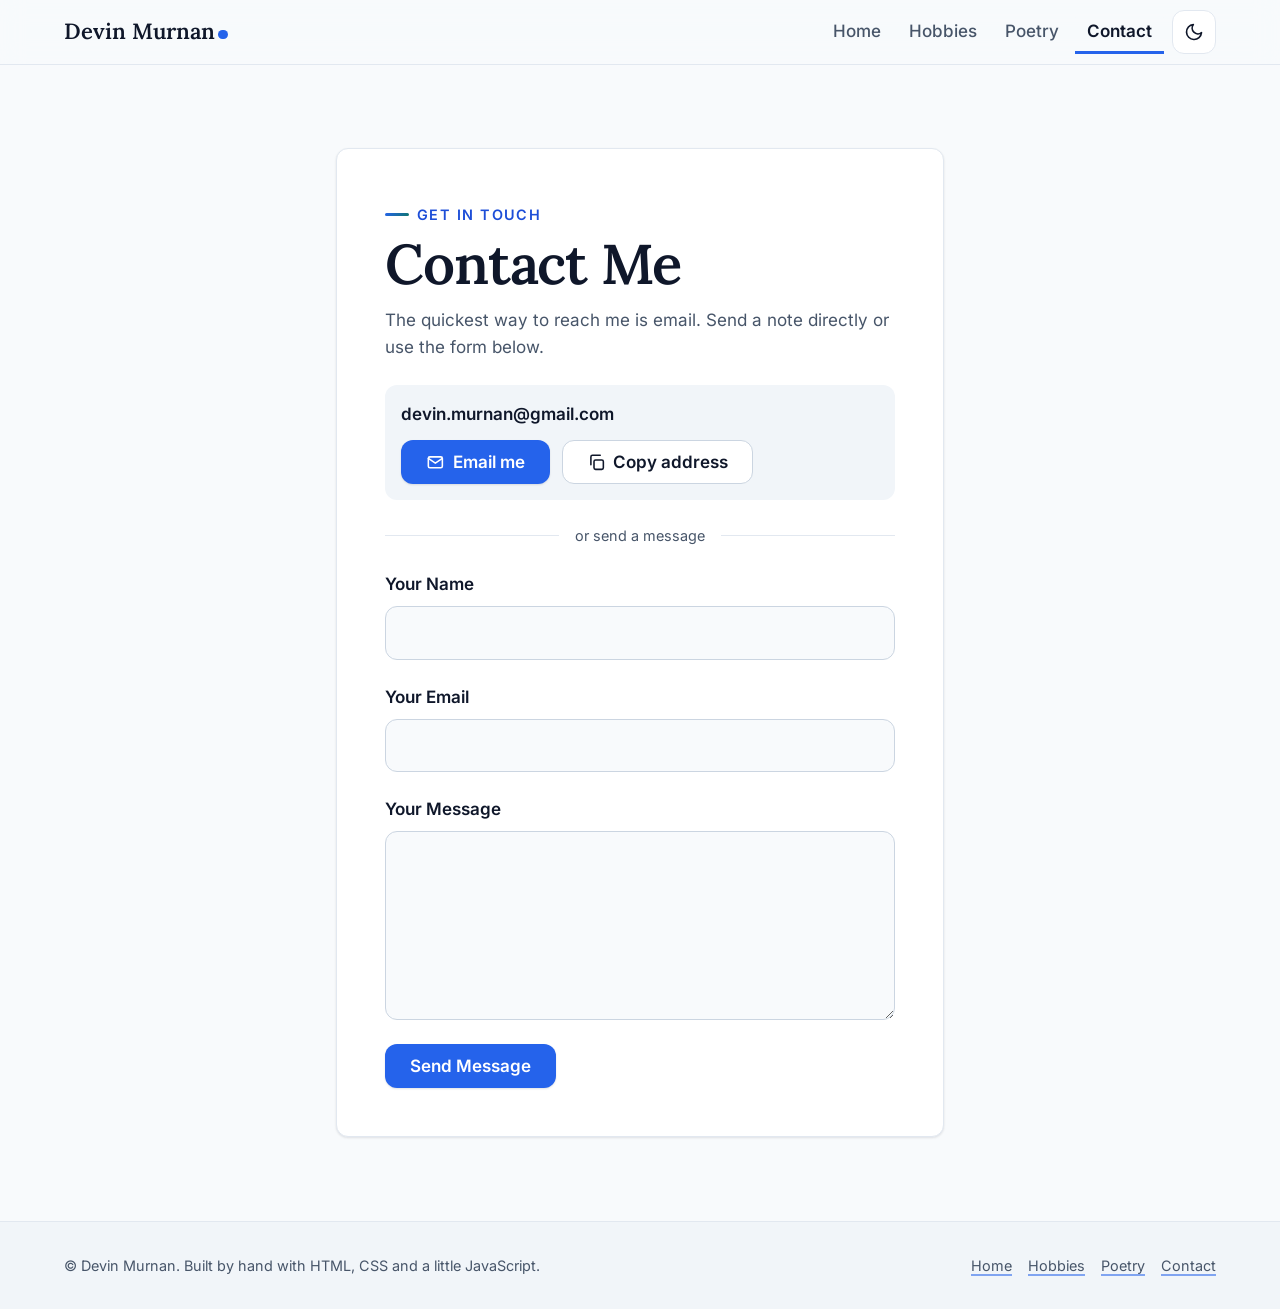
<file: contact.html>
<!DOCTYPE html>
<html lang="en" dir="ltr">

<head>
  <meta charset="utf-8">
  <meta name="viewport" content="width=device-width, initial-scale=1">
  <title>Contact | Devin Murnan</title>
  <meta name="description" content="Get in touch with Devin Murnan by email or through the contact form.">
  <meta name="theme-color" content="#f8fafc">
  <meta property="og:type" content="website">
  <meta property="og:title" content="Contact | Devin Murnan">
  <meta property="og:description" content="Get in touch with Devin Murnan.">
  <meta property="og:image" content="images/Picture1.jpg">
  <meta property="og:image:alt" content="Portrait of Devin Murnan">
  <script src="js/theme.js"></script>
  <link rel="preload" href="fonts/inter-latin-wght-normal.woff2" as="font" type="font/woff2" crossorigin>
  <link rel="preload" href="fonts/lora-latin-wght-normal.woff2" as="font" type="font/woff2" crossorigin>
  <link rel="stylesheet" href="css/styles.css">
  <link rel="icon" href="favicon.ico">
  <script src="js/main.js" defer></script>
</head>

<body>
  <a class="skip-link" href="#main">Skip to main content</a>

  <header class="site-header">
    <div class="container site-header__inner">
      <a class="brand" href="index.html">Devin Murnan<span class="brand__dot" aria-hidden="true"></span></a>
      <div class="header-actions">
        <nav id="site-nav" class="site-nav" aria-label="Main">
          <ul>
            <li><a href="index.html">Home</a></li>
            <li><a href="hobbies.html">Hobbies</a></li>
            <li><a href="poetry.html">Poetry</a></li>
            <li><a href="contact.html" aria-current="page">Contact</a></li>
          </ul>
        </nav>
        <button class="icon-button theme-toggle" type="button" data-theme-toggle aria-pressed="false" aria-label="Switch to dark theme">
          <svg class="icon-moon" viewBox="0 0 24 24" fill="none" stroke="currentColor" stroke-width="2" stroke-linecap="round" stroke-linejoin="round" aria-hidden="true" focusable="false"><path d="M21 12.8A9 9 0 1 1 11.2 3a7 7 0 0 0 9.8 9.8z"/></svg>
          <svg class="icon-sun" viewBox="0 0 24 24" fill="none" stroke="currentColor" stroke-width="2" stroke-linecap="round" stroke-linejoin="round" aria-hidden="true" focusable="false"><circle cx="12" cy="12" r="4"/><path d="M12 2v2M12 20v2M4.9 4.9l1.4 1.4M17.7 17.7l1.4 1.4M2 12h2M20 12h2M4.9 19.1l1.4-1.4M17.7 6.3l1.4-1.4"/></svg>
        </button>
        <button class="icon-button menu-toggle" type="button" data-menu-toggle aria-controls="site-nav" aria-expanded="false" aria-label="Open menu">
          <svg viewBox="0 0 24 24" fill="none" stroke="currentColor" stroke-width="2" stroke-linecap="round" aria-hidden="true" focusable="false"><path d="M4 7h16M4 12h16M4 17h16"/></svg>
        </button>
      </div>
    </div>
  </header>

  <main id="main" tabindex="-1">
    <section class="section" aria-labelledby="page-title">
      <div class="container">
        <article class="card contact-card">
          <header>
            <p class="eyebrow">Get in touch</p>
            <h1 id="page-title">Contact Me</h1>
            <p class="muted">The quickest way to reach me is email. Send a note directly or use the form below.</p>
          </header>

          <div class="contact-email">
            <p class="contact-email__address"><span class="visually-hidden">Email: </span>devin.murnan@gmail.com</p>
            <div class="button-row">
              <a class="button button--primary" href="mailto:devin.murnan@gmail.com">
                <svg viewBox="0 0 24 24" fill="none" stroke="currentColor" stroke-width="2" stroke-linecap="round" stroke-linejoin="round" aria-hidden="true" focusable="false"><rect x="3" y="5" width="18" height="14" rx="2"/><path d="m3 7 9 6 9-6"/></svg>
                Email me
              </a>
              <button class="button button--secondary" type="button" data-copy="devin.murnan@gmail.com" aria-describedby="copy-status" hidden>
                <svg viewBox="0 0 24 24" fill="none" stroke="currentColor" stroke-width="2" stroke-linecap="round" stroke-linejoin="round" aria-hidden="true" focusable="false"><rect x="9" y="9" width="12" height="12" rx="2"/><path d="M5 15V5a2 2 0 0 1 2-2h10"/></svg>
                <span data-copy-label>Copy address</span>
              </button>
            </div>
            <p id="copy-status" class="copy-status" role="status" aria-live="polite"></p>
          </div>

          <p class="divider">or send a message</p>

          <form class="form contact-form" enctype="text/plain" action="mailto:devin.murnan@gmail.com" method="post">
            <div class="field">
              <label for="your-name">Your Name</label>
              <input class="input" type="text" id="your-name" name="YourName" autocomplete="name" required aria-describedby="your-name-error">
              <p class="field__error" id="your-name-error">Please enter your name.</p>
            </div>
            <div class="field">
              <label for="your-email">Your Email</label>
              <input class="input" type="email" id="your-email" name="YourEmail" autocomplete="email" required aria-describedby="your-email-error">
              <p class="field__error" id="your-email-error">Please enter a valid email address, like name@example.com.</p>
            </div>
            <div class="field">
              <label for="your-message">Your Message</label>
              <textarea class="input" id="your-message" name="YourMessage" rows="6" required aria-describedby="your-message-error"></textarea>
              <p class="field__error" id="your-message-error">Please write a message.</p>
            </div>
            <button class="button button--primary" type="submit" name="Submit" value="Send Message">Send Message</button>
          </form>
        </article>
      </div>
    </section>
  </main>

  <footer class="site-footer">
    <div class="container site-footer__inner">
      <p>© Devin Murnan. Built by hand with HTML, CSS and a little JavaScript.</p>
      <nav class="footer-nav" aria-label="Footer">
        <ul>
          <li><a href="index.html">Home</a></li>
          <li><a href="hobbies.html">Hobbies</a></li>
          <li><a href="poetry.html">Poetry</a></li>
          <li><a href="contact.html" aria-current="page">Contact</a></li>
        </ul>
      </nav>
    </div>
  </footer>
</body>

</html>
</file>
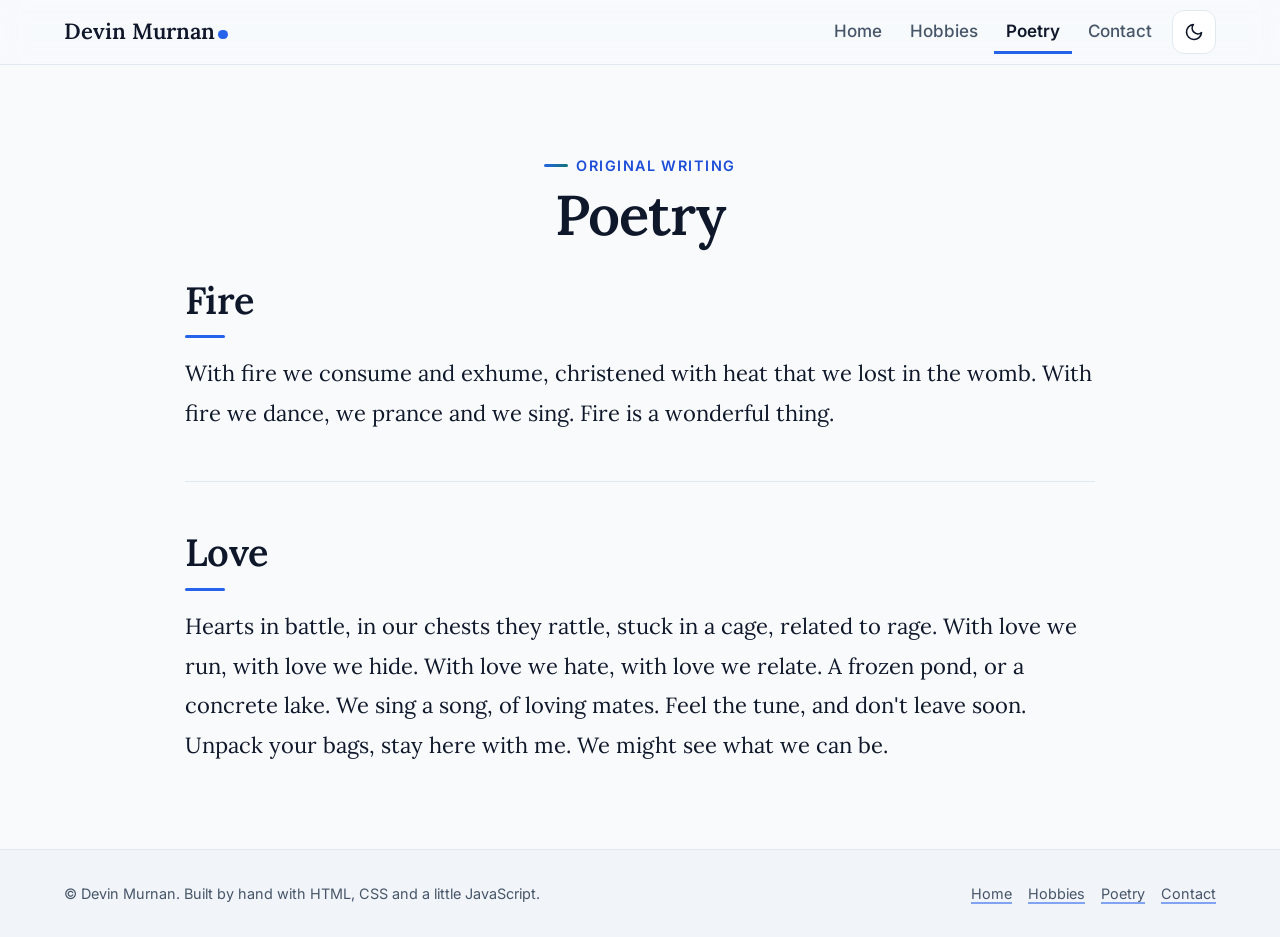
<file: poetry.html>
<!DOCTYPE html>
<html lang="en" dir="ltr">

<head>
  <meta charset="utf-8">
  <meta name="viewport" content="width=device-width, initial-scale=1">
  <title>Poetry | Devin Murnan</title>
  <meta name="description" content="Original poems by Devin Murnan: Fire and Love.">
  <meta name="theme-color" content="#f8fafc">
  <meta property="og:type" content="website">
  <meta property="og:title" content="Poetry | Devin Murnan">
  <meta property="og:description" content="A few original poems by Devin Murnan.">
  <meta property="og:image" content="images/Picture1.jpg">
  <meta property="og:image:alt" content="Portrait of Devin Murnan">
  <script src="js/theme.js"></script>
  <link rel="preload" href="fonts/inter-latin-wght-normal.woff2" as="font" type="font/woff2" crossorigin>
  <link rel="preload" href="fonts/lora-latin-wght-normal.woff2" as="font" type="font/woff2" crossorigin>
  <link rel="stylesheet" href="css/styles.css">
  <link rel="icon" href="favicon.ico">
  <script src="js/main.js" defer></script>
</head>

<body>
  <a class="skip-link" href="#main">Skip to main content</a>

  <header class="site-header">
    <div class="container site-header__inner">
      <a class="brand" href="index.html">Devin Murnan<span class="brand__dot" aria-hidden="true"></span></a>
      <div class="header-actions">
        <nav id="site-nav" class="site-nav" aria-label="Main">
          <ul>
            <li><a href="index.html">Home</a></li>
            <li><a href="hobbies.html">Hobbies</a></li>
            <li><a href="poetry.html" aria-current="page">Poetry</a></li>
            <li><a href="contact.html">Contact</a></li>
          </ul>
        </nav>
        <button class="icon-button theme-toggle" type="button" data-theme-toggle aria-pressed="false" aria-label="Switch to dark theme">
          <svg class="icon-moon" viewBox="0 0 24 24" fill="none" stroke="currentColor" stroke-width="2" stroke-linecap="round" stroke-linejoin="round" aria-hidden="true" focusable="false"><path d="M21 12.8A9 9 0 1 1 11.2 3a7 7 0 0 0 9.8 9.8z"/></svg>
          <svg class="icon-sun" viewBox="0 0 24 24" fill="none" stroke="currentColor" stroke-width="2" stroke-linecap="round" stroke-linejoin="round" aria-hidden="true" focusable="false"><circle cx="12" cy="12" r="4"/><path d="M12 2v2M12 20v2M4.9 4.9l1.4 1.4M17.7 17.7l1.4 1.4M2 12h2M20 12h2M4.9 19.1l1.4-1.4M17.7 6.3l1.4-1.4"/></svg>
        </button>
        <button class="icon-button menu-toggle" type="button" data-menu-toggle aria-controls="site-nav" aria-expanded="false" aria-label="Open menu">
          <svg viewBox="0 0 24 24" fill="none" stroke="currentColor" stroke-width="2" stroke-linecap="round" aria-hidden="true" focusable="false"><path d="M4 7h16M4 12h16M4 17h16"/></svg>
        </button>
      </div>
    </div>
  </header>

  <main id="main" tabindex="-1">
    <section class="section" aria-labelledby="page-title">
      <div class="container">
        <header class="section-header section-header--center">
          <p class="eyebrow">Original writing</p>
          <h1 id="page-title">Poetry</h1>
        </header>
        <div class="prose">
          <article class="poem reveal" aria-labelledby="poem-fire">
            <h2 id="poem-fire">Fire</h2>
            <p>With fire we consume and exhume, christened with heat that we lost in the womb. With fire we dance, we prance and we sing. Fire is a wonderful thing.</p>
          </article>
          <article class="poem reveal" aria-labelledby="poem-love">
            <h2 id="poem-love">Love</h2>
            <p>Hearts in battle, in our chests they rattle, stuck in a cage, related to rage. With love we run, with love we hide. With love we hate, with love we relate. A frozen pond, or a concrete lake. We sing a song, of loving mates. Feel the tune, and
              don't leave soon. Unpack your bags, stay here with me. We might see what we can be.</p>
          </article>
        </div>
      </div>
    </section>
  </main>

  <footer class="site-footer">
    <div class="container site-footer__inner">
      <p>© Devin Murnan. Built by hand with HTML, CSS and a little JavaScript.</p>
      <nav class="footer-nav" aria-label="Footer">
        <ul>
          <li><a href="index.html">Home</a></li>
          <li><a href="hobbies.html">Hobbies</a></li>
          <li><a href="poetry.html" aria-current="page">Poetry</a></li>
          <li><a href="contact.html">Contact</a></li>
        </ul>
      </nav>
    </div>
  </footer>
</body>

</html>
</file>
<file: css/styles.css>
/* ==========================================================================
   Devin Murnan: personal site styles (plain CSS, no build step)
   1 Fonts · 2 Tokens & themes · 3 Base · 4 Layout · 5 Header & nav
   6 Buttons & pills · 7 Cards · 8 Hero & summary · 9 Timeline, skills & tools · 10 Hobbies
   11 Poetry · 12 Contact & form · 13 Footer · 14 Motion
   ========================================================================== */

/* 1 Fonts: self-hosted, latin subset, variable weight -------------------- */
@font-face {
  font-family: "Inter";
  font-style: normal;
  font-weight: 100 900;
  font-display: swap;
  src: url("../fonts/inter-latin-wght-normal.woff2") format("woff2");
}
@font-face {
  font-family: "Lora";
  font-style: normal;
  font-weight: 400 700;
  font-display: swap;
  src: url("../fonts/lora-latin-wght-normal.woff2") format("woff2");
}
@font-face {
  font-family: "Lora";
  font-style: italic;
  font-weight: 400 700;
  font-display: swap;
  src: url("../fonts/lora-latin-wght-italic.woff2") format("woff2");
}

/* 2 Tokens & themes ------------------------------------------------------- */
:root {
  /* Professional palette: slate neutrals, navy ink, blue accent with teal partner */
  --color-bg: #f8fafc;
  --color-surface: #f1f5f9;
  --color-elevated: #ffffff;
  --color-ink: #0f172a;
  --color-muted: #475569;
  --color-border: #e2e8f0;
  --color-border-strong: #cbd5e1;
  --color-accent: #2563eb;
  --color-accent-hover: #1d4ed8;
  --color-accent-soft: #eff6ff;
  --color-accent-ink: #1d4ed8;
  --color-accent-2: #0f766e;
  --color-on-accent: #ffffff;
  --color-focus: #1d4ed8;
  --color-error: #b3261e;
  --color-success: #15803d;
  --header-bg: rgba(248, 250, 252, 0.88);
  --gradient-accent: linear-gradient(135deg, var(--color-accent) 0%, var(--color-accent-2) 100%);
  --gradient-card: linear-gradient(180deg, var(--color-elevated) 0%, var(--color-elevated) 60%, var(--color-surface) 100%);
  --shadow-sm: 0 1px 2px rgba(15, 23, 42, 0.05), 0 1px 3px rgba(15, 23, 42, 0.06);
  --shadow-md: 0 12px 28px -8px rgba(15, 23, 42, 0.14), 0 2px 6px rgba(15, 23, 42, 0.05);

  --font-heading: "Lora", Georgia, "Times New Roman", serif;
  --font-body: "Inter", system-ui, -apple-system, "Segoe UI", Roboto, sans-serif;
  --step--1: clamp(0.83rem, 0.8rem + 0.15vw, 0.9rem);
  --step-0: clamp(1rem, 0.96rem + 0.2vw, 1.0625rem);
  --step-1: clamp(1.15rem, 1.08rem + 0.4vw, 1.375rem);
  --step-2: clamp(1.4rem, 1.25rem + 0.7vw, 1.75rem);
  --step-3: clamp(1.7rem, 1.45rem + 1.2vw, 2.375rem);
  --step-4: clamp(2.1rem, 1.6rem + 2.4vw, 3.5rem);

  --space-3xs: 0.25rem;
  --space-2xs: 0.5rem;
  --space-xs: 0.75rem;
  --space-s: 1rem;
  --space-m: 1.5rem;
  --space-l: 2rem;
  --space-xl: 3rem;
  --space-2xl: clamp(3rem, 2rem + 4vw, 5.5rem);

  --radius: 12px;
  --radius-pill: 999px;
  --container: 72rem;
  --header-height: 4rem;
  --transition: 180ms ease;
  color-scheme: light;
}

:root[data-theme="dark"] {
  --color-bg: #0b1220;
  --color-surface: #111a2e;
  --color-elevated: #16213a;
  --color-ink: #e2e8f0;
  --color-muted: #94a3b8;
  --color-border: #1f2b45;
  --color-border-strong: #334155;
  --color-accent: #60a5fa;
  --color-accent-hover: #93c5fd;
  --color-accent-soft: rgba(96, 165, 250, 0.12);
  --color-accent-ink: #93c5fd;
  --color-accent-2: #2dd4bf;
  --color-on-accent: #0b1220;
  --color-focus: #93c5fd;
  --color-error: #ff8a80;
  --color-success: #4ade80;
  --header-bg: rgba(11, 18, 32, 0.88);
  --shadow-sm: 0 1px 2px rgba(0, 0, 0, 0.4);
  --shadow-md: 0 12px 28px -8px rgba(0, 0, 0, 0.6);
  color-scheme: dark;
}

/* System preference applies when no explicit theme is stored (or JS is off) */
@media (prefers-color-scheme: dark) {
  :root:not([data-theme="light"]) {
    --color-bg: #0b1220;
    --color-surface: #111a2e;
    --color-elevated: #16213a;
    --color-ink: #e2e8f0;
    --color-muted: #94a3b8;
    --color-border: #1f2b45;
    --color-border-strong: #334155;
    --color-accent: #60a5fa;
    --color-accent-hover: #93c5fd;
    --color-accent-soft: rgba(96, 165, 250, 0.12);
    --color-accent-ink: #93c5fd;
    --color-accent-2: #2dd4bf;
    --color-on-accent: #0b1220;
    --color-focus: #93c5fd;
    --color-error: #ff8a80;
    --color-success: #4ade80;
    --header-bg: rgba(11, 18, 32, 0.88);
    --shadow-sm: 0 1px 2px rgba(0, 0, 0, 0.4);
    --shadow-md: 0 12px 28px -8px rgba(0, 0, 0, 0.6);
    color-scheme: dark;
  }
}

/* 3 Base ------------------------------------------------------------------ */
*, *::before, *::after { box-sizing: border-box; }

html {
  -webkit-text-size-adjust: 100%;
  text-size-adjust: 100%;
  scroll-behavior: smooth;
  scroll-padding-top: calc(var(--header-height) + var(--space-s));
}

body {
  margin: 0;
  min-height: 100vh;
  display: flex;
  flex-direction: column;
  background: var(--color-bg);
  color: var(--color-ink);
  font-family: var(--font-body);
  font-size: var(--step-0);
  line-height: 1.6;
  -webkit-font-smoothing: antialiased;
}

h1, h2, h3 {
  margin: 0 0 var(--space-xs);
  font-family: var(--font-heading);
  font-weight: 600;
  line-height: 1.2;
  text-wrap: balance;
}
h1 { font-size: var(--step-4); line-height: 1.08; letter-spacing: -0.02em; }
h2 { font-size: var(--step-3); letter-spacing: -0.015em; }
/* Card and role titles use the sans face for a crisper CV hierarchy */
h3 { font-family: var(--font-body); font-size: var(--step-1); font-weight: 650; letter-spacing: -0.01em; line-height: 1.3; }

p { margin: 0 0 var(--space-s); }
p:last-child { margin-bottom: 0; }
ul, ol { margin: 0; padding-left: 1.25rem; }
img { display: block; max-width: 100%; height: auto; }
strong { font-weight: 600; }

a {
  color: inherit;
  text-decoration: underline 2px color-mix(in srgb, var(--color-accent) 55%, transparent);
  text-underline-offset: 0.2em;
  transition: text-decoration-color var(--transition), background-color var(--transition), color var(--transition);
}
a:hover { color: var(--color-accent-ink); text-decoration-color: currentColor; }

:focus-visible {
  outline: 3px solid var(--color-focus);
  outline-offset: 3px;
  border-radius: 4px;
}

::selection { background: var(--color-accent); color: var(--color-on-accent); }

.visually-hidden {
  position: absolute !important;
  width: 1px;
  height: 1px;
  margin: -1px;
  padding: 0;
  overflow: hidden;
  clip: rect(0, 0, 0, 0);
  white-space: nowrap;
  border: 0;
}

.skip-link {
  position: absolute;
  top: var(--space-2xs);
  left: var(--space-2xs);
  z-index: 100;
  padding: var(--space-2xs) var(--space-s);
  border-radius: var(--radius);
  background: var(--color-accent);
  color: var(--color-on-accent);
  font-weight: 600;
  text-decoration: none;
  transform: translateY(-250%);
}
.skip-link:focus { transform: none; }
.skip-link:focus-visible { outline-color: var(--color-on-accent); }

/* 4 Layout ---------------------------------------------------------------- */
.container {
  width: min(100% - 2 * var(--space-m), var(--container));
  margin-inline: auto;
}
main { flex: 1; }
main:focus { outline: none; }

.section { padding-block: var(--space-2xl); }
.section--surface { background: var(--color-surface); }
.section-header { max-width: 42rem; margin-bottom: var(--space-l); }
.section-header--center { margin-inline: auto; text-align: center; }

.eyebrow {
  display: inline-flex;
  align-items: center;
  gap: var(--space-2xs);
  margin: 0 0 var(--space-2xs);
  color: var(--color-accent-ink);
  font-size: var(--step--1);
  font-weight: 600;
  letter-spacing: 0.1em;
  text-transform: uppercase;
}
.eyebrow::before {
  content: "";
  width: 1.5rem;
  height: 3px;
  border-radius: 2px;
  background: var(--gradient-accent);
}

.lead { color: var(--color-muted); font-size: var(--step-1); line-height: 1.55; }
.muted { color: var(--color-muted); }

.grid {
  display: grid;
  gap: var(--space-m);
  grid-template-columns: repeat(auto-fill, minmax(min(100%, 17rem), 1fr));
}
.grid--4 { grid-template-columns: 1fr; }
@media (min-width: 36rem) { .grid--4 { grid-template-columns: repeat(2, minmax(0, 1fr)); } }
@media (min-width: 64rem) { .grid--4 { grid-template-columns: repeat(4, minmax(0, 1fr)); } }

/* 5 Header & nav ---------------------------------------------------------- */
.site-header {
  position: sticky;
  top: 0;
  z-index: 50;
  background: var(--header-bg);
  border-bottom: 1px solid var(--color-border);
  -webkit-backdrop-filter: saturate(180%) blur(12px);
  backdrop-filter: saturate(180%) blur(12px);
}
.site-header__inner {
  position: relative;
  display: flex;
  align-items: center;
  justify-content: space-between;
  gap: var(--space-s);
  min-height: var(--header-height);
}
.brand {
  font-family: var(--font-heading);
  font-size: var(--step-1);
  font-weight: 600;
  text-decoration: none;
  white-space: nowrap;
}
.brand__dot {
  display: inline-block;
  width: 0.45em;
  height: 0.45em;
  margin-left: 0.15em;
  border-radius: 50%;
  background: var(--color-accent);
}
.header-actions { display: flex; align-items: center; gap: var(--space-2xs); }

.site-nav ul {
  display: flex;
  gap: var(--space-3xs);
  margin: 0;
  padding: 0;
  list-style: none;
}
.site-nav a {
  display: block;
  padding: var(--space-2xs) var(--space-xs);
  border-radius: var(--radius);
  color: var(--color-muted);
  font-weight: 500;
  text-decoration: none;
}
.site-nav a:hover { background: var(--color-surface); color: var(--color-ink); }
.site-nav a[aria-current="page"] {
  color: var(--color-ink);
  font-weight: 600;
  box-shadow: inset 0 -3px 0 var(--color-accent);
  border-radius: var(--radius) var(--radius) 0 0;
}

.icon-button {
  display: inline-grid;
  place-items: center;
  width: 2.75rem;
  height: 2.75rem;
  padding: 0;
  border: 1px solid var(--color-border);
  border-radius: var(--radius);
  background: var(--color-elevated);
  color: var(--color-ink);
  cursor: pointer;
  transition: background-color var(--transition), border-color var(--transition);
}
.icon-button:hover { background: var(--color-surface); border-color: var(--color-border-strong); }
.icon-button svg { width: 1.25rem; height: 1.25rem; }

/* Theme toggle shows the icon of the theme you would switch to */
.theme-toggle .icon-sun { display: none; }
:root[data-theme="dark"] .theme-toggle .icon-sun { display: block; }
:root[data-theme="dark"] .theme-toggle .icon-moon { display: none; }

.menu-toggle { display: none; }

@media (max-width: 47.99rem) {
  .menu-toggle { display: inline-grid; }
  .js .site-nav {
    position: absolute;
    top: calc(100% + 1px);
    left: calc(-1 * var(--space-m));
    right: calc(-1 * var(--space-m));
    display: none;
    padding: var(--space-xs) var(--space-m) var(--space-m);
    background: var(--color-bg);
    border-bottom: 1px solid var(--color-border);
    box-shadow: var(--shadow-md);
  }
  .js .site-nav.is-open { display: block; }
  .js .site-nav ul { flex-direction: column; }
  .js .site-nav a { padding: var(--space-xs); }
  .js .site-nav a[aria-current="page"] {
    border-radius: var(--radius);
    box-shadow: inset 3px 0 0 var(--color-accent);
    background: var(--color-surface);
  }
  /* Without JS the links stay visible and wrap under the brand */
  html:not(.js) .site-header__inner { flex-wrap: wrap; padding-block: var(--space-2xs); }
  html:not(.js) .menu-toggle { display: none; }
  html:not(.js) .site-nav ul { flex-wrap: wrap; }
}

/* 6 Buttons & pills ------------------------------------------------------- */
.button-row { display: flex; flex-wrap: wrap; gap: var(--space-xs); }

.button {
  display: inline-flex;
  align-items: center;
  justify-content: center;
  gap: var(--space-2xs);
  min-height: 2.75rem;
  padding: var(--space-2xs) var(--space-m);
  border: 1px solid transparent;
  border-radius: var(--radius);
  font: inherit;
  font-weight: 600;
  line-height: 1.2;
  text-decoration: none;
  cursor: pointer;
  transition: background-color var(--transition), border-color var(--transition), transform var(--transition), box-shadow var(--transition);
}
.button svg { width: 1.1em; height: 1.1em; flex: none; }
.button:hover { transform: translateY(-1px); box-shadow: var(--shadow-sm); }
.button:active { transform: none; }

/* Accent fill pairs with --color-on-accent (white on blue, navy on light blue in dark mode) */
.button--primary { background: var(--color-accent); color: var(--color-on-accent); box-shadow: 0 1px 2px rgba(15, 23, 42, 0.12); }
.button--primary:hover { background: var(--color-accent-hover); box-shadow: var(--shadow-md); }
.button--primary:focus-visible { outline-color: var(--color-focus); }

.button--secondary {
  background: var(--color-elevated);
  border-color: var(--color-border-strong);
  color: var(--color-ink);
}
.button--secondary:hover { background: var(--color-surface); border-color: var(--color-accent); color: var(--color-accent-ink); }

.pill-list {
  display: flex;
  flex-wrap: wrap;
  gap: var(--space-2xs);
  margin: 0;
  padding: 0;
  list-style: none;
}
.pill {
  padding: var(--space-3xs) var(--space-xs);
  border: 1px solid var(--color-border);
  border-radius: var(--radius-pill);
  background: var(--color-surface);
  font-size: var(--step--1);
  font-weight: 500;
  white-space: nowrap;
}
/* Core skills: heavier weight, accent tint */
.pill--strong {
  border-color: color-mix(in srgb, var(--color-accent) 35%, transparent);
  background: var(--color-accent-soft);
  color: var(--color-accent-ink);
  font-weight: 600;
}

/* 7 Cards ----------------------------------------------------------------- */
.card {
  display: flex;
  flex-direction: column;
  gap: var(--space-xs);
  padding: var(--space-m);
  border: 1px solid var(--color-border);
  border-radius: var(--radius);
  background: var(--color-elevated);
  box-shadow: var(--shadow-sm);
  transition: box-shadow var(--transition), transform var(--transition), border-color var(--transition);
}
.card:hover { box-shadow: var(--shadow-md); border-color: var(--color-border-strong); }
.card h3 { margin: 0; }
.card > * { margin: 0; }
.card ul:not(.pill-list) { display: grid; gap: var(--space-3xs); }
.card ul ul { margin-top: var(--space-3xs); color: var(--color-muted); font-size: var(--step--1); }
.card__meta { margin: 0; color: var(--color-muted); font-size: var(--step--1); }

/* Accent border: a thin gradient rule on the leading edge */
.card--accent {
  position: relative;
  overflow: hidden;
  background: var(--gradient-card);
}
.card--accent::before {
  content: "";
  position: absolute;
  inset: 0 auto 0 0;
  width: 4px;
  background: var(--gradient-accent);
  opacity: 0.85;
}
.card--accent:hover { border-color: color-mix(in srgb, var(--color-accent) 40%, var(--color-border)); }

/* Skill cards: accent top rule, compact heading */
.card--skill { border-top: 3px solid var(--color-accent); }
.card--skill h3 {
  color: var(--color-muted);
  font-size: var(--step--1);
  font-weight: 700;
  letter-spacing: 0.08em;
  text-transform: uppercase;
}

.card__icon {
  display: inline-grid;
  place-items: center;
  width: 2.5rem;
  height: 2.5rem;
  border-radius: var(--radius);
  background: var(--color-accent);
  color: var(--color-on-accent);
}
.card__icon svg { width: 1.25rem; height: 1.25rem; }

/* 8 Hero ------------------------------------------------------------------ */
.hero { padding-block: var(--space-2xl); }
.hero__grid {
  display: grid;
  gap: var(--space-xl);
  align-items: center;
  grid-template-columns: 1fr;
}
.hero__role { margin-bottom: var(--space-s); color: var(--color-muted); font-size: var(--step-1); }
.hero__role strong { color: var(--color-ink); }
.hero__bio { max-width: 40rem; margin-bottom: var(--space-m); }

/* Contact line under the bio: compact, separated by dots */
.contact-line {
  display: flex;
  flex-wrap: wrap;
  gap: var(--space-3xs) var(--space-s);
  margin: 0 0 var(--space-l);
  padding: 0;
  list-style: none;
  color: var(--color-muted);
  font-size: var(--step--1);
  font-weight: 500;
}
.contact-line li + li::before { content: "·"; margin-right: var(--space-s); color: var(--color-border-strong); }

/* 8b Summary -------------------------------------------------------------- */
.summary {
  display: grid;
  gap: var(--space-l);
  align-items: start;
}
@media (min-width: 56rem) { .summary { grid-template-columns: minmax(0, 1.25fr) minmax(0, 1.5fr); } }

/* Seniority indicators: large numbers with a gradient rule */
.stats {
  display: grid;
  gap: var(--space-s);
  grid-template-columns: repeat(3, minmax(0, 1fr));
  margin: 0;
  padding: 0;
  list-style: none;
}
.stat {
  display: grid;
  gap: var(--space-3xs);
  padding: var(--space-s);
  border: 1px solid var(--color-border);
  border-top: 3px solid var(--color-accent);
  border-radius: var(--radius);
  background: var(--color-elevated);
  box-shadow: var(--shadow-sm);
}
.stat__value {
  font-family: var(--font-heading);
  font-size: var(--step-4);
  font-weight: 700;
  line-height: 1;
  color: var(--color-accent-ink);
}
@supports (-webkit-background-clip: text) or (background-clip: text) {
  .stat__value {
    background: var(--gradient-accent);
    -webkit-background-clip: text;
    background-clip: text;
    color: transparent;
  }
}
.stat__label { color: var(--color-muted); font-size: var(--step--1); font-weight: 600; letter-spacing: 0.02em; }
@media (max-width: 35.99rem) {
  .stats { gap: var(--space-2xs); }
  .stat { padding: var(--space-xs); }
  .stat__value { font-size: var(--step-3); }
  .stat__label { font-size: 0.78rem; line-height: 1.35; letter-spacing: 0; }
}

.highlights {
  display: grid;
  gap: var(--space-xs);
  margin: 0;
  padding: 0;
  list-style: none;
}
.highlights li {
  position: relative;
  padding-left: var(--space-l);
  line-height: 1.55;
}
.highlights li::before {
  content: "";
  position: absolute;
  top: 0.45em;
  left: 0.25rem;
  width: 0.7rem;
  height: 0.7rem;
  border-radius: 3px;
  background: var(--gradient-accent);
  transform: rotate(45deg) scale(0.8);
}
.hero__media {
  position: relative;
  justify-self: center;
  width: min(100%, 18rem);
  padding: 0 0.9rem 0.9rem 0;
}
.hero__media::before {
  content: "";
  position: absolute;
  inset: 0.9rem 0 0 0.9rem;
  border-radius: 50%;
  background: var(--gradient-accent);
}
.hero__photo {
  position: relative;
  width: 100%;
  aspect-ratio: 1;
  object-fit: cover;
  border-radius: 50%;
  border: 6px solid var(--color-bg);
  box-shadow: var(--shadow-md);
}
@media (min-width: 48rem) {
  .hero__grid { grid-template-columns: minmax(0, 1.4fr) minmax(0, 1fr); }
  .hero__media { justify-self: end; width: min(100%, 20rem); }
}
@media (max-width: 47.99rem) {
  .hero__media { order: -1; width: min(70%, 14rem); }
}

/* 9 Timeline (experience is the focal point of the CV) -------------------- */
.section--experience {
  background:
    radial-gradient(60rem 30rem at 0% 0%, var(--color-accent-soft), transparent 70%),
    var(--color-bg);
  border-block: 1px solid var(--color-border);
}
.section--experience h2 { font-size: calc(var(--step-3) * 1.1); }

.timeline {
  position: relative;
  display: grid;
  gap: var(--space-m);
  max-width: 64rem;
  margin: 0;
  padding: 0 0 0 var(--space-xl);
  list-style: none;
}
.timeline::before {
  content: "";
  position: absolute;
  top: 0.5rem;
  bottom: 0.5rem;
  left: 0.55rem;
  width: 3px;
  border-radius: 3px;
  background: linear-gradient(180deg, var(--color-accent) 0%, var(--color-accent-2) 55%, var(--color-border-strong) 100%);
}
.timeline__item { position: relative; }
.timeline__item::before {
  content: "";
  position: absolute;
  top: 1.65rem;
  left: calc(-1 * var(--space-xl) + 0.55rem + 1.5px - 0.5rem);
  width: 1rem;
  height: 1rem;
  border: 3px solid var(--color-bg);
  border-radius: 50%;
  background: var(--color-accent);
  box-shadow: 0 0 0 2px var(--color-accent);
}
.timeline__item--current::before {
  width: 1.25rem;
  height: 1.25rem;
  top: 1.55rem;
  left: calc(-1 * var(--space-xl) + 0.55rem + 1.5px - 0.625rem);
  box-shadow: 0 0 0 2px var(--color-accent), 0 0 0 7px color-mix(in srgb, var(--color-accent) 22%, transparent);
}
.timeline__item--current .card {
  border-color: color-mix(in srgb, var(--color-accent) 45%, var(--color-border));
  box-shadow: var(--shadow-md);
}
.timeline .card { padding: var(--space-m) var(--space-l); }
.timeline .card h3 { font-size: var(--step-2); }

.timeline__head {
  display: flex;
  flex-wrap: wrap;
  align-items: center;
  justify-content: space-between;
  gap: var(--space-2xs);
}
.timeline__date {
  margin: 0;
  color: var(--color-muted);
  font-size: var(--step--1);
  font-weight: 600;
  letter-spacing: 0.06em;
  text-transform: uppercase;
  font-variant-numeric: tabular-nums;
}
.timeline__company { margin: 0; color: var(--color-accent-ink); font-weight: 600; }
.timeline__points { display: grid; gap: var(--space-3xs); padding-left: 1.1rem; color: var(--color-ink); }
.timeline__points li::marker { color: var(--color-accent); }
.timeline__earlier {
  max-width: 64rem;
  margin: var(--space-l) 0 0;
  padding-left: var(--space-xl);
  color: var(--color-muted);
  font-size: var(--step--1);
}

/* Seniority badge on each role */
.badge {
  display: inline-flex;
  align-items: center;
  padding: 0.15rem var(--space-xs);
  border-radius: var(--radius-pill);
  background: var(--gradient-accent);
  color: var(--color-on-accent);
  font-size: var(--step--1);
  font-weight: 700;
  letter-spacing: 0.04em;
  line-height: 1.5;
}
.badge--muted {
  border: 1px solid var(--color-border-strong);
  background: var(--color-surface);
  color: var(--color-muted);
  font-weight: 600;
}

/* Skills legend */
.legend { display: flex; align-items: center; gap: var(--space-2xs); margin: var(--space-m) 0 0; font-size: var(--step--1); }

/* Tools: a compact, scannable definition grid */
.tool-list {
  display: grid;
  gap: 0 var(--space-l);
  grid-template-columns: repeat(auto-fill, minmax(min(100%, 20rem), 1fr));
  margin: 0;
}
.tool {
  display: grid;
  gap: var(--space-3xs);
  padding-block: var(--space-s);
  border-bottom: 1px solid var(--color-border);
}
.tool dt { font-weight: 650; }
.tool dt a { text-decoration-thickness: 1px; }
.tool dd { margin: 0; color: var(--color-muted); font-size: var(--step--1); }

@media (max-width: 35.99rem) {
  .timeline { padding-left: var(--space-l); }
  .timeline::before { left: 0.35rem; }
  .timeline__item::before { left: calc(-1 * var(--space-l) + 0.35rem + 1.5px - 0.5rem); }
  .timeline__item--current::before { left: calc(-1 * var(--space-l) + 0.35rem + 1.5px - 0.625rem); }
  .timeline .card { padding: var(--space-m); }
  .timeline__earlier { padding-left: var(--space-l); }
}

/* 10 Hobbies -------------------------------------------------------------- */
.hobby-card { padding: 0; overflow: hidden; }
.hobby-card__media { aspect-ratio: 4 / 3; width: 100%; object-fit: cover; }
.hobby-card__body { display: flex; flex-direction: column; gap: var(--space-xs); padding: var(--space-m); }
.hobby-card__number {
  font-family: var(--font-heading);
  font-size: var(--step--1);
  font-weight: 600;
  color: var(--color-muted);
}
.hobby-list { margin: 0; padding: 0; list-style: none; }
.hobby-card__title { margin: 0; font-size: var(--step-1); }
.hobby-card__body > * { margin: 0; }

/* 11 Poetry --------------------------------------------------------------- */
.prose {
  max-width: 65ch;
  margin-inline: auto;
  font-family: var(--font-heading);
  font-size: var(--step-1);
  line-height: 1.8;
}
.poem + .poem {
  margin-top: var(--space-xl);
  padding-top: var(--space-xl);
  border-top: 1px solid var(--color-border);
}
.poem h2 { font-size: var(--step-3); margin-bottom: var(--space-s); }
.poem h2::after {
  content: "";
  display: block;
  width: 2.5rem;
  height: 3px;
  margin-top: var(--space-xs);
  border-radius: 2px;
  background: var(--color-accent);
}

/* 12 Contact & form ------------------------------------------------------- */
.contact-card {
  max-width: 38rem;
  margin-inline: auto;
  padding: clamp(var(--space-m), 4vw, var(--space-xl));
  gap: var(--space-m);
}
.contact-card:hover { box-shadow: var(--shadow-sm); border-color: var(--color-border); }
.contact-email {
  display: flex;
  flex-wrap: wrap;
  align-items: center;
  gap: var(--space-xs);
  padding: var(--space-s);
  border-radius: var(--radius);
  background: var(--color-surface);
}
.contact-email__address { flex: 1 1 12rem; margin: 0; font-weight: 600; overflow-wrap: anywhere; }
.copy-status { flex-basis: 100%; margin: 0; color: var(--color-success); font-size: var(--step--1); font-weight: 500; }
/* Keep the live region in the DOM but out of the layout while it is empty */
.copy-status:empty { position: absolute; }

.divider {
  display: flex;
  align-items: center;
  gap: var(--space-s);
  margin: 0;
  color: var(--color-muted);
  font-size: var(--step--1);
}
.divider::before, .divider::after { content: ""; flex: 1; height: 1px; background: var(--color-border); }

.form { display: grid; gap: var(--space-m); }
.field { display: grid; gap: var(--space-2xs); }
.field label { font-weight: 600; }
.field__error { display: none; margin: 0; color: var(--color-error); font-size: var(--step--1); font-weight: 500; }

.input {
  width: 100%;
  min-height: 2.75rem;
  padding: var(--space-xs) var(--space-s);
  border: 1px solid var(--color-border-strong);
  border-radius: var(--radius);
  background: var(--color-bg);
  color: var(--color-ink);
  font: inherit;
  transition: border-color var(--transition), box-shadow var(--transition);
}
textarea.input { min-height: 9rem; resize: vertical; }
.input:hover { border-color: var(--color-muted); }
.input:focus { outline: none; border-color: var(--color-ink); box-shadow: 0 0 0 3px var(--color-accent); }

/* Validation states show only after interaction (.is-touched is set by main.js) */
.field.is-touched .input:invalid { border-color: var(--color-error); }
.field.is-touched .input:invalid:focus { box-shadow: 0 0 0 3px var(--color-error); }
.field.is-touched .input:invalid ~ .field__error { display: block; }
.field.is-touched .input:valid { border-color: var(--color-success); }

.form .button { justify-self: start; }

/* 13 Footer --------------------------------------------------------------- */
.site-footer {
  padding-block: var(--space-l);
  border-top: 1px solid var(--color-border);
  background: var(--color-surface);
  color: var(--color-muted);
  font-size: var(--step--1);
}
.site-footer__inner {
  display: flex;
  flex-wrap: wrap;
  align-items: center;
  justify-content: space-between;
  gap: var(--space-s);
}
.site-footer p { margin: 0; }
.footer-nav ul { display: flex; flex-wrap: wrap; gap: var(--space-s); margin: 0; padding: 0; list-style: none; }

/* 14 Reveal & motion ------------------------------------------------------ */
.js .reveal {
  opacity: 0;
  transform: translateY(16px);
  transition: opacity 600ms ease, transform 600ms ease;
}
.js .reveal.is-visible { opacity: 1; transform: none; }

@media (prefers-reduced-motion: reduce) {
  html { scroll-behavior: auto; }
  *, *::before, *::after {
    animation-duration: 0.01ms !important;
    animation-iteration-count: 1 !important;
    transition-duration: 0.01ms !important;
  }
  .js .reveal { opacity: 1; transform: none; }
  .button:hover { transform: none; }
}

@media print {
  /* Always print the light palette, compactly, on white */
  :root, :root[data-theme="dark"], :root:not([data-theme="light"]) {
    --color-bg: #ffffff;
    --color-surface: #ffffff;
    --color-elevated: #ffffff;
    --color-ink: #0f172a;
    --color-muted: #334155;
    --color-border: #cbd5e1;
    --color-border-strong: #94a3b8;
    --color-accent: #1d4ed8;
    --color-accent-ink: #1e40af;
    --color-accent-soft: #eff6ff;
    --color-accent-2: #0f766e;
    --color-on-accent: #ffffff;
    --shadow-sm: none;
    --shadow-md: none;
    --step-0: 10pt;
    --step--1: 8.5pt;
    --step-1: 11pt;
    --step-2: 12pt;
    --step-3: 15pt;
    --step-4: 24pt;
    --space-2xl: 10pt;
    --space-xl: 18pt;
    --space-l: 12pt;
    --space-m: 9pt;
    color-scheme: light;
  }
  @page { margin: 14mm 14mm 16mm; }
  html, body { background: #ffffff; }
  body { line-height: 1.45; -webkit-print-color-adjust: exact; print-color-adjust: exact; }

  .site-header, .site-footer, .skip-link, .button-row, .legend, .hero__media { display: none; }
  .js .reveal { opacity: 1; transform: none; }
  .container { width: 100%; }

  .hero { padding-block: 0 8pt; border-bottom: 2px solid var(--color-accent); }
  .hero__grid { display: block; }
  .hero__bio { max-width: none; }
  .contact-line { margin-bottom: 0; }

  .section, .section--surface, .section--experience { padding-block: 10pt 0; background: none; border: 0; }
  .section-header { max-width: none; margin-bottom: 6pt; }
  .section-header .eyebrow { display: none; }
  h2, .section--experience h2 {
    font-size: var(--step-3);
    padding-bottom: 2pt;
    border-bottom: 1px solid var(--color-border);
    break-after: avoid;
  }

  .card, .stat { padding: 6pt 8pt; box-shadow: none; break-inside: avoid; }
  .card:hover { box-shadow: none; }
  .grid { gap: 6pt; grid-template-columns: repeat(3, minmax(0, 1fr)); }
  .highlights li { padding-left: 16pt; }
  .grid--4 { grid-template-columns: repeat(2, minmax(0, 1fr)); }
  .summary { grid-template-columns: 1fr 2fr; gap: 10pt; }
  .stats { grid-template-columns: 1fr; gap: 4pt; }
  .stat__value { font-size: 18pt; }

  .timeline { max-width: none; gap: 6pt; }
  .timeline .card { padding: 6pt 10pt; }
  .timeline__item::before { border-color: #ffffff; }
  .timeline__earlier { max-width: none; margin-top: 6pt; }

  .tool-list { grid-template-columns: repeat(3, minmax(0, 1fr)); }
  .tool { padding-block: 4pt; }

  a { text-decoration: none; }
}
</file>
